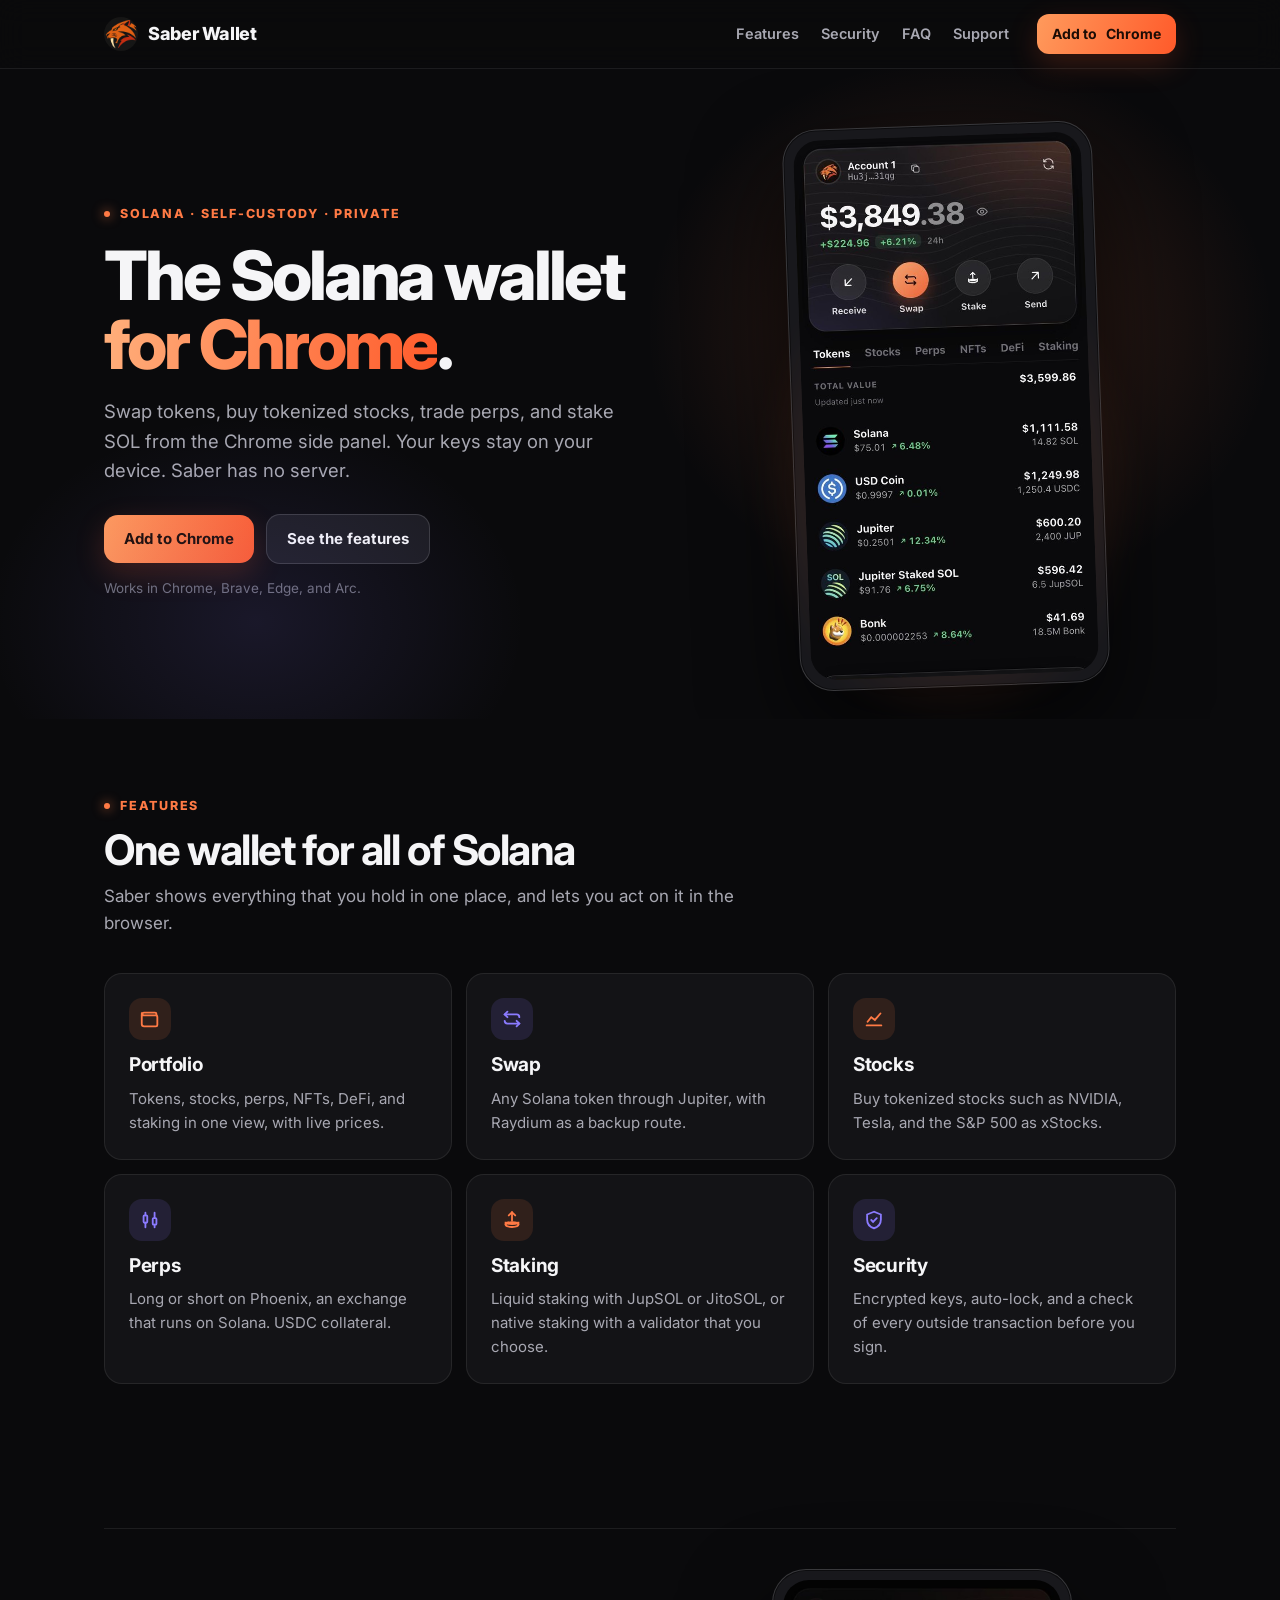
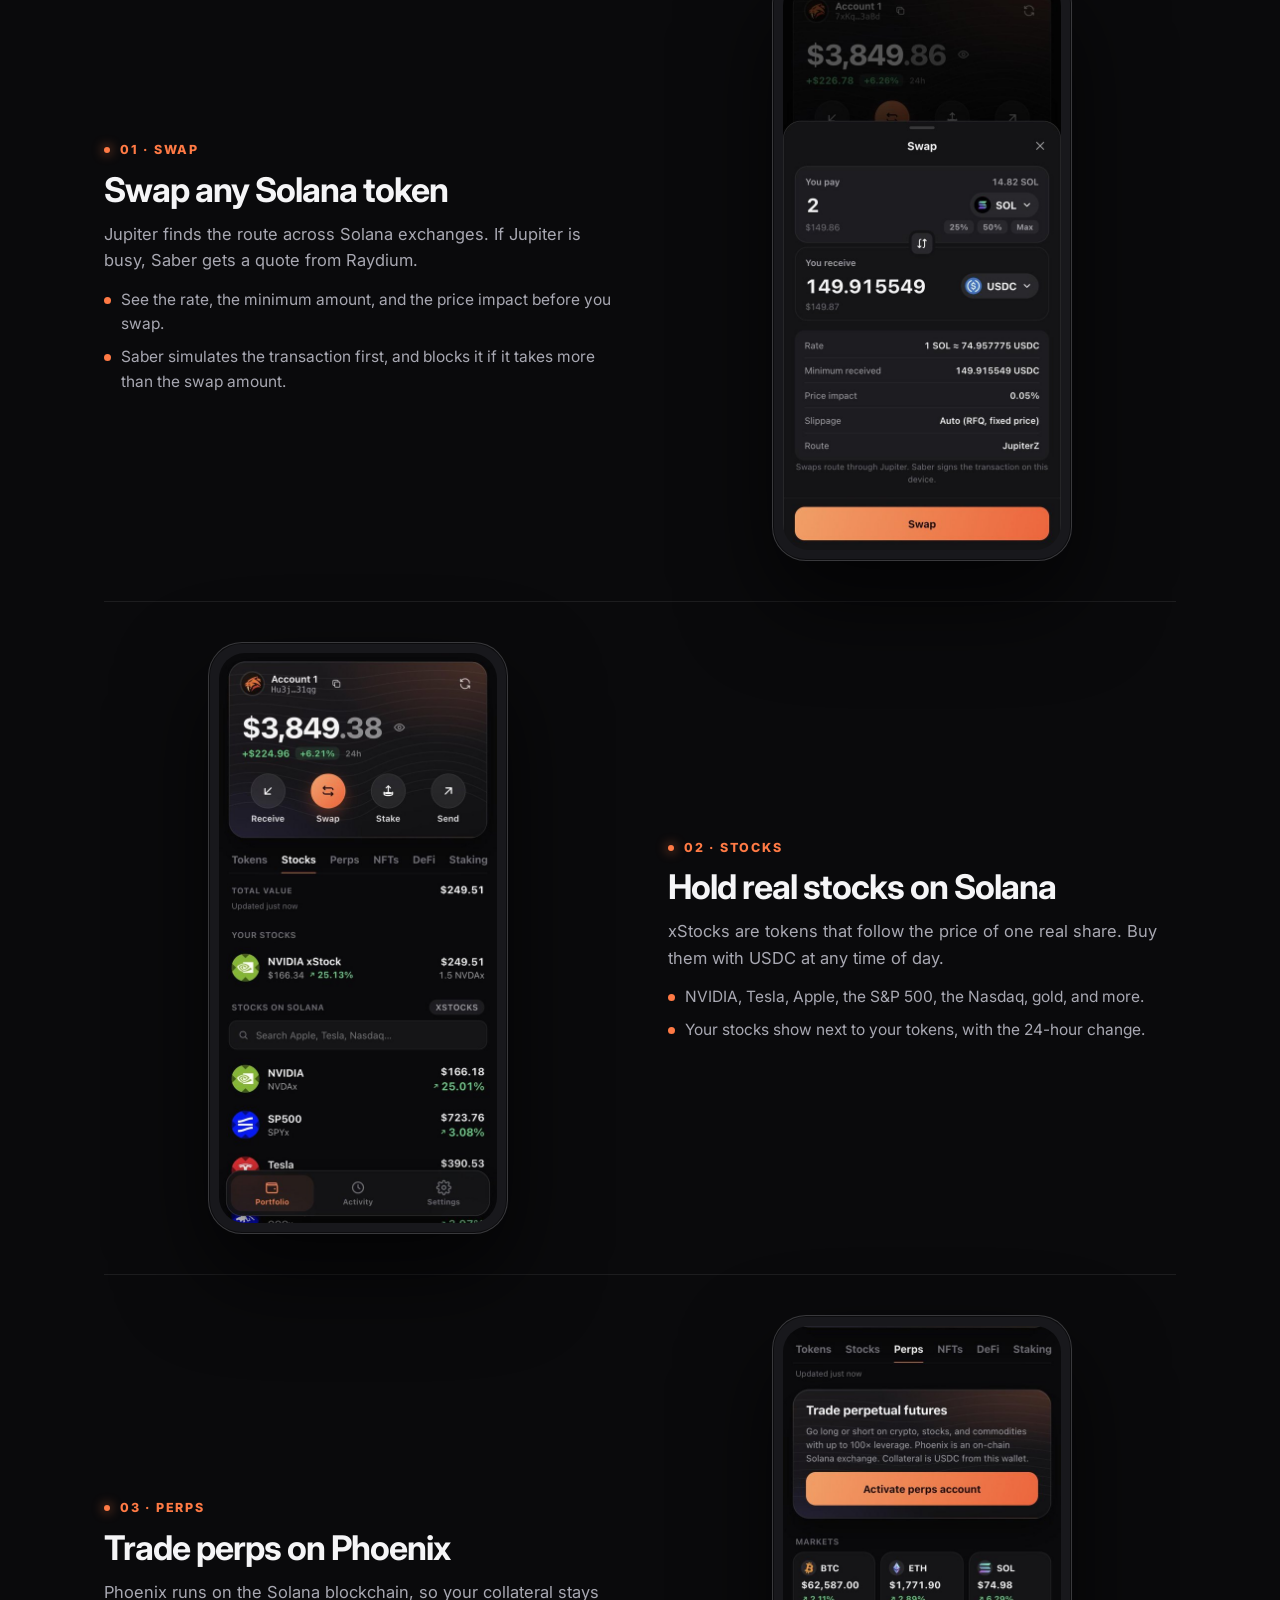
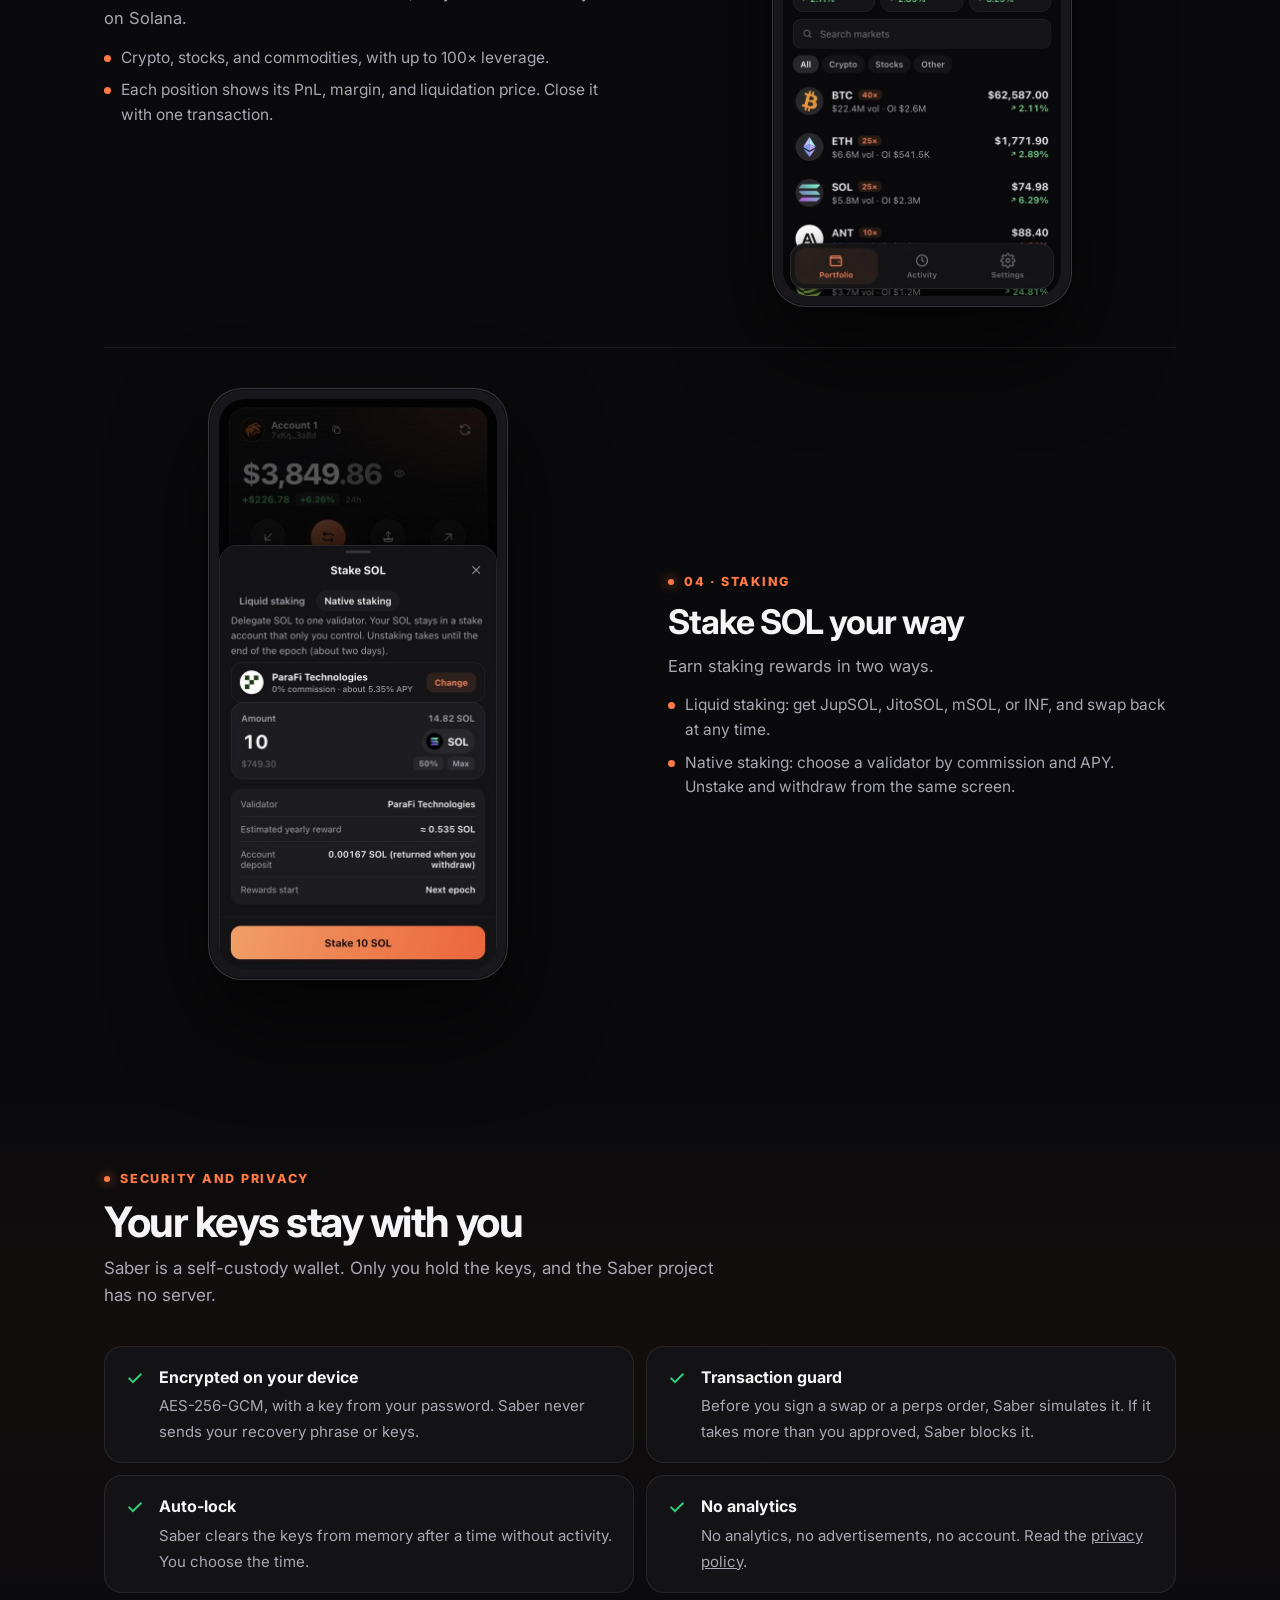
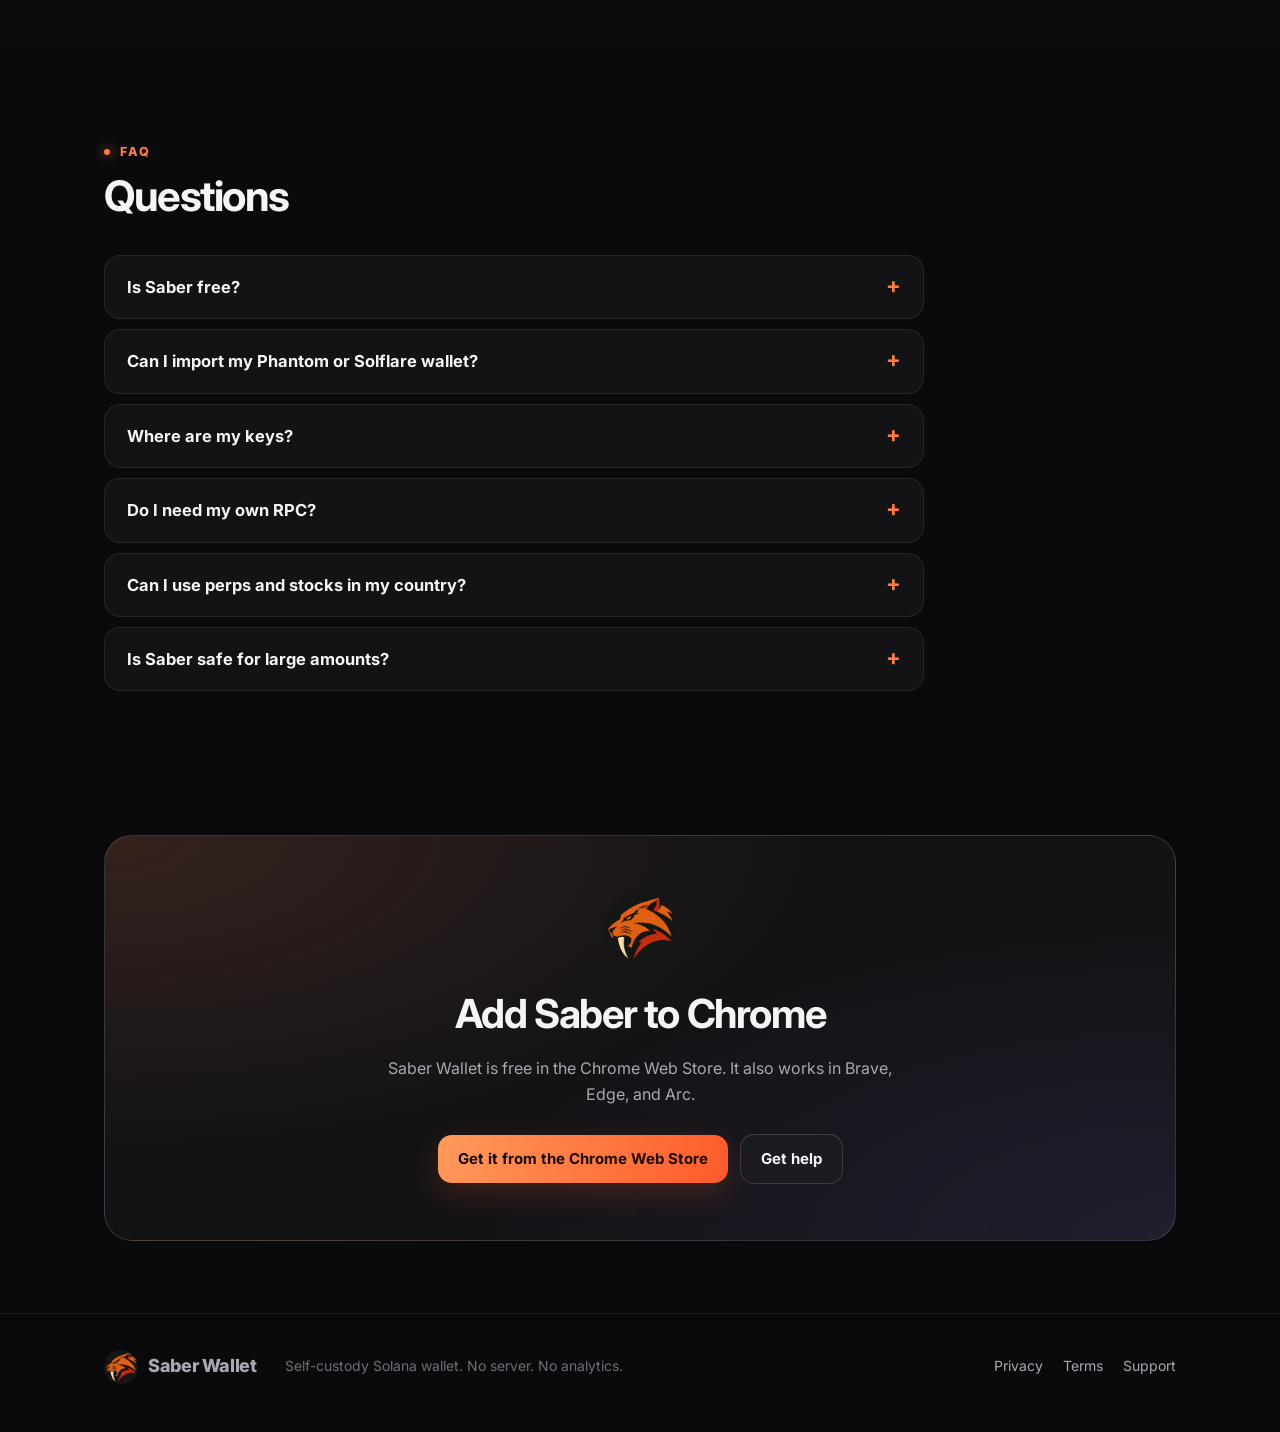
<file: index.html>
<!doctype html>
<html lang="en">
<head>
  <meta charset="utf-8">
  <meta name="viewport" content="width=device-width, initial-scale=1">
  <title>Saber Wallet: the Solana wallet for Chrome</title>
  <meta name="description" content="Saber Wallet is a self-custody Solana wallet for Chrome. Swap tokens, buy tokenized stocks, trade perps, and stake SOL. Your keys stay on your device.">
  <meta property="og:title" content="Saber Wallet">
  <meta property="og:description" content="The Solana wallet for Chrome. Swaps, stocks, perps, staking, NFTs, and DeFi. Your keys stay on your device.">
  <meta property="og:image" content="assets/og.jpg">
  <meta name="theme-color" content="#0a0a0c">
  <link rel="icon" href="assets/favicon.png">
  <link rel="preconnect" href="https://fonts.googleapis.com">
  <link rel="preconnect" href="https://fonts.gstatic.com" crossorigin>
  <link href="https://fonts.googleapis.com/css2?family=Inter:wght@400;500;600;700;800&display=swap" rel="stylesheet">
  <link rel="stylesheet" href="styles.css?v=2">
</head>
<body>
  <header class="site-header">
    <div class="wrap">
      <a class="brand" href="./"><img src="assets/logo.png" alt="">Saber Wallet</a>
      <nav class="nav">
        <a href="#features">Features</a>
        <a href="#security">Security</a>
        <a href="#faq">FAQ</a>
        <a href="support.html">Support</a>
      </nav>
      <a class="btn btn-primary btn-small" href="https://chromewebstore.google.com/detail/saber-wallet/phkifihgcjljipgfkjnjhlndjgdkkpgc" target="_blank" rel="noopener"><span class="label-long">Add to</span> Chrome</a>
    </div>
  </header>

  <main>
    <section class="hero">
      <div class="wrap">
        <div>
          <span class="kicker"><span class="dot"></span>Solana · Self-custody · Private</span>
          <h1>The Solana wallet <em>for Chrome</em>.</h1>
          <p class="lead">Swap tokens, buy tokenized stocks, trade perps, and stake SOL from the Chrome side panel. Your keys stay on your device. Saber has no server.</p>
          <div class="cta-row">
            <a class="btn btn-primary" href="https://chromewebstore.google.com/detail/saber-wallet/phkifihgcjljipgfkjnjhlndjgdkkpgc" target="_blank" rel="noopener">Add to Chrome</a>
            <a class="btn btn-ghost" href="#features">See the features</a>
          </div>
          <p class="fine">Works in Chrome, Brave, Edge, and Arc.</p>
        </div>
        <div class="device"><img src="assets/portfolio.jpg" alt="Saber Wallet portfolio with SOL, USDC, JUP, JupSOL, and BONK" width="560" height="1148"></div>
      </div>
    </section>

    <section id="features">
      <div class="wrap">
        <div class="section-head">
          <span class="kicker"><span class="dot"></span>Features</span>
          <h2>One wallet for all of Solana</h2>
          <p>Saber shows everything that you hold in one place, and lets you act on it in the browser.</p>
        </div>
        <div class="grid">
          <div class="card">
            <span class="icon"><svg width="22" height="22" viewBox="0 0 24 24" fill="none" stroke="currentColor" stroke-width="2" stroke-linecap="round"><path d="M3 7.5A2.5 2.5 0 0 1 5.5 5h12A1.5 1.5 0 0 1 19 6.5V8"/><path d="M3 7.5v10A2.5 2.5 0 0 0 5.5 20h13a1.5 1.5 0 0 0 1.5-1.5v-9A1.5 1.5 0 0 0 18.5 8H5.5A2.5 2.5 0 0 1 3 5.5"/></svg></span>
            <h3>Portfolio</h3>
            <p>Tokens, stocks, perps, NFTs, DeFi, and staking in one view, with live prices.</p>
          </div>
          <div class="card">
            <span class="icon"><svg width="22" height="22" viewBox="0 0 24 24" fill="none" stroke="currentColor" stroke-width="2" stroke-linecap="round"><path d="M7 4 4 7l3 3"/><path d="M4 7h13a3 3 0 0 1 3 3"/><path d="m17 20 3-3-3-3"/><path d="M20 17H7a3 3 0 0 1-3-3"/></svg></span>
            <h3>Swap</h3>
            <p>Any Solana token through Jupiter, with Raydium as a backup route.</p>
          </div>
          <div class="card">
            <span class="icon"><svg width="22" height="22" viewBox="0 0 24 24" fill="none" stroke="currentColor" stroke-width="2" stroke-linecap="round"><path d="M4 19h16"/><path d="m5 15 4-5 4 3 6-7"/></svg></span>
            <h3>Stocks</h3>
            <p>Buy tokenized stocks such as NVIDIA, Tesla, and the S&amp;P 500 as xStocks.</p>
          </div>
          <div class="card">
            <span class="icon"><svg width="22" height="22" viewBox="0 0 24 24" fill="none" stroke="currentColor" stroke-width="2" stroke-linecap="round"><path d="M7 4v3M7 15v5M17 4v6M17 17v3"/><rect x="5" y="7" width="4" height="8" rx="1"/><rect x="15" y="10" width="4" height="7" rx="1"/></svg></span>
            <h3>Perps</h3>
            <p>Long or short on Phoenix, an exchange that runs on Solana. USDC collateral.</p>
          </div>
          <div class="card">
            <span class="icon"><svg width="22" height="22" viewBox="0 0 24 24" fill="none" stroke="currentColor" stroke-width="2" stroke-linecap="round"><ellipse cx="12" cy="17" rx="7" ry="2.6"/><path d="M5 17v-3.2c0 1.4 3.1 2.6 7 2.6s7-1.2 7-2.6V17"/><path d="M12 12.5V3.5"/><path d="m8.5 7 3.5-3.5L15.5 7"/></svg></span>
            <h3>Staking</h3>
            <p>Liquid staking with JupSOL or JitoSOL, or native staking with a validator that you choose.</p>
          </div>
          <div class="card">
            <span class="icon"><svg width="22" height="22" viewBox="0 0 24 24" fill="none" stroke="currentColor" stroke-width="2" stroke-linecap="round"><path d="M12 3 4.5 6v5.5c0 4.5 3.2 8.2 7.5 9.5 4.3-1.3 7.5-5 7.5-9.5V6z"/><path d="m9 12 2 2 4-4"/></svg></span>
            <h3>Security</h3>
            <p>Encrypted keys, auto-lock, and a check of every outside transaction before you sign.</p>
          </div>
        </div>
      </div>
    </section>

    <section>
      <div class="wrap">
        <div class="row">
          <div>
            <span class="kicker"><span class="dot"></span>01 · Swap</span>
            <h3>Swap any Solana token</h3>
            <p>Jupiter finds the route across Solana exchanges. If Jupiter is busy, Saber gets a quote from Raydium.</p>
            <ul>
              <li>See the rate, the minimum amount, and the price impact before you swap.</li>
              <li>Saber simulates the transaction first, and blocks it if it takes more than the swap amount.</li>
            </ul>
          </div>
          <div class="row-media"><div class="device"><img src="assets/swap.jpg" alt="Swap 2 SOL for USDC" loading="lazy" width="560" height="1148"></div></div>
        </div>

        <div class="row">
          <div>
            <span class="kicker"><span class="dot"></span>02 · Stocks</span>
            <h3>Hold real stocks on Solana</h3>
            <p>xStocks are tokens that follow the price of one real share. Buy them with USDC at any time of day.</p>
            <ul>
              <li>NVIDIA, Tesla, Apple, the S&amp;P 500, the Nasdaq, gold, and more.</li>
              <li>Your stocks show next to your tokens, with the 24-hour change.</li>
            </ul>
          </div>
          <div class="row-media"><div class="device"><img src="assets/stocks.jpg" alt="Stocks tab with NVIDIA, S&amp;P 500, and Tesla" loading="lazy" width="560" height="1148"></div></div>
        </div>

        <div class="row">
          <div>
            <span class="kicker"><span class="dot"></span>03 · Perps</span>
            <h3>Trade perps on Phoenix</h3>
            <p>Phoenix runs on the Solana blockchain, so your collateral stays on Solana.</p>
            <ul>
              <li>Crypto, stocks, and commodities, with up to 100× leverage.</li>
              <li>Each position shows its PnL, margin, and liquidation price. Close it with one transaction.</li>
            </ul>
          </div>
          <div class="row-media"><div class="device"><img src="assets/perps.jpg" alt="Perps markets on Phoenix" loading="lazy" width="560" height="1148"></div></div>
        </div>

        <div class="row">
          <div>
            <span class="kicker"><span class="dot"></span>04 · Staking</span>
            <h3>Stake SOL your way</h3>
            <p>Earn staking rewards in two ways.</p>
            <ul>
              <li>Liquid staking: get JupSOL, JitoSOL, mSOL, or INF, and swap back at any time.</li>
              <li>Native staking: choose a validator by commission and APY. Unstake and withdraw from the same screen.</li>
            </ul>
          </div>
          <div class="row-media"><div class="device"><img src="assets/stake.jpg" alt="Native staking with a validator" loading="lazy" width="560" height="1148"></div></div>
        </div>
      </div>
    </section>

    <section id="security" class="security">
      <div class="wrap">
        <div class="section-head">
          <span class="kicker"><span class="dot"></span>Security and privacy</span>
          <h2>Your keys stay with you</h2>
          <p>Saber is a self-custody wallet. Only you hold the keys, and the Saber project has no server.</p>
        </div>
        <div class="checks">
          <div class="check"><svg width="20" height="20" viewBox="0 0 24 24" fill="none" stroke="currentColor" stroke-width="2.4" stroke-linecap="round"><path d="m5 12.5 4.5 4.5L19 7.5"/></svg><div><strong>Encrypted on your device</strong><span>AES-256-GCM, with a key from your password. Saber never sends your recovery phrase or keys.</span></div></div>
          <div class="check"><svg width="20" height="20" viewBox="0 0 24 24" fill="none" stroke="currentColor" stroke-width="2.4" stroke-linecap="round"><path d="m5 12.5 4.5 4.5L19 7.5"/></svg><div><strong>Transaction guard</strong><span>Before you sign a swap or a perps order, Saber simulates it. If it takes more than you approved, Saber blocks it.</span></div></div>
          <div class="check"><svg width="20" height="20" viewBox="0 0 24 24" fill="none" stroke="currentColor" stroke-width="2.4" stroke-linecap="round"><path d="m5 12.5 4.5 4.5L19 7.5"/></svg><div><strong>Auto-lock</strong><span>Saber clears the keys from memory after a time without activity. You choose the time.</span></div></div>
          <div class="check"><svg width="20" height="20" viewBox="0 0 24 24" fill="none" stroke="currentColor" stroke-width="2.4" stroke-linecap="round"><path d="m5 12.5 4.5 4.5L19 7.5"/></svg><div><strong>No analytics</strong><span>No analytics, no advertisements, no account. Read the <a href="privacy.html">privacy policy</a>.</span></div></div>
        </div>
      </div>
    </section>

    <section id="faq">
      <div class="wrap">
        <div class="section-head">
          <span class="kicker"><span class="dot"></span>FAQ</span>
          <h2>Questions</h2>
        </div>
        <div class="faq">
          <details>
            <summary>Is Saber free?</summary>
            <p>Yes. Saber does not charge a fee. You pay only the Solana network fees, and the fees of the exchange that you use, for example Jupiter or Phoenix.</p>
          </details>
          <details>
            <summary>Can I import my Phantom or Solflare wallet?</summary>
            <p>Yes. Import your recovery phrase to see the same accounts. You can also import one private key from Phantom, Solflare, or Backpack.</p>
          </details>
          <details>
            <summary>Where are my keys?</summary>
            <p>On your computer only, encrypted with your password. If you lose the password and the recovery phrase, nobody can restore the wallet. Keep the recovery phrase offline.</p>
          </details>
          <details>
            <summary>Do I need my own RPC?</summary>
            <p>No. Saber works with free public services. If you add a free key from a provider such as Helius, Saber loads data faster and shows more NFTs.</p>
          </details>
          <details>
            <summary>Can I use perps and stocks in my country?</summary>
            <p>Phoenix perps are not available in the United States or in sanctioned regions. xStocks are not available to US persons. Check the rules in your country before you trade.</p>
          </details>
          <details>
            <summary>Is Saber safe for large amounts?</summary>
            <p>Saber is new software. Use it for amounts that you can afford to lose, and keep large amounts in a hardware wallet.</p>
          </details>
        </div>
      </div>
    </section>

    <section id="install" class="install">
      <div class="wrap">
        <div class="panel">
          <img src="assets/logo.png" alt="">
          <h2>Add Saber to Chrome</h2>
          <p>Saber Wallet is free in the Chrome Web Store. It also works in Brave, Edge, and Arc.</p>
          <div class="cta-row">
            <a class="btn btn-primary" href="https://chromewebstore.google.com/detail/saber-wallet/phkifihgcjljipgfkjnjhlndjgdkkpgc" target="_blank" rel="noopener">Get it from the Chrome Web Store</a>
            <a class="btn btn-ghost" href="support.html">Get help</a>
          </div>
        </div>
      </div>
    </section>
  </main>

  <footer class="site-footer">
    <div class="wrap">
      <a class="brand" href="./"><img src="assets/logo.png" alt="">Saber Wallet</a>
      <span>Self-custody Solana wallet. No server. No analytics.</span>
      <nav>
        <a href="privacy.html">Privacy</a>
        <a href="terms.html">Terms</a>
        <a href="support.html">Support</a>
      </nav>
    </div>
  </footer>
</body>
</html>
</file>
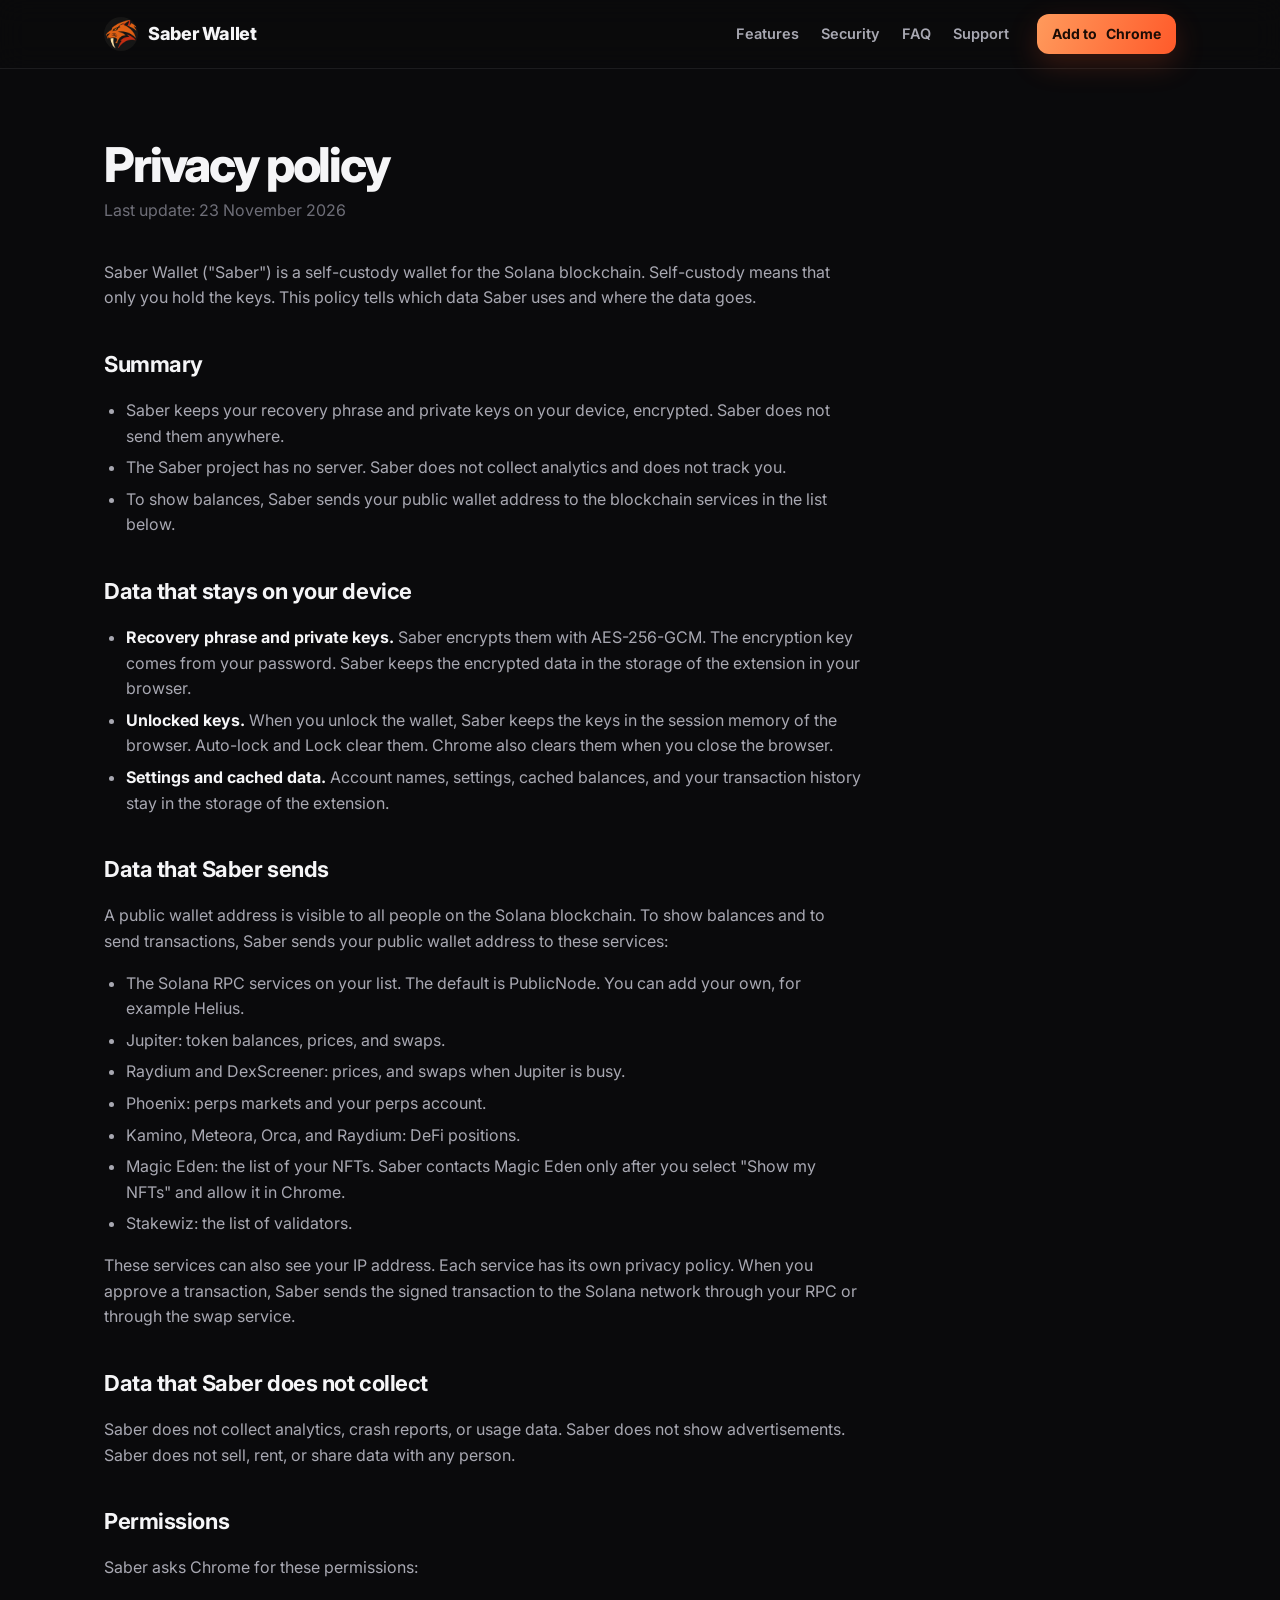
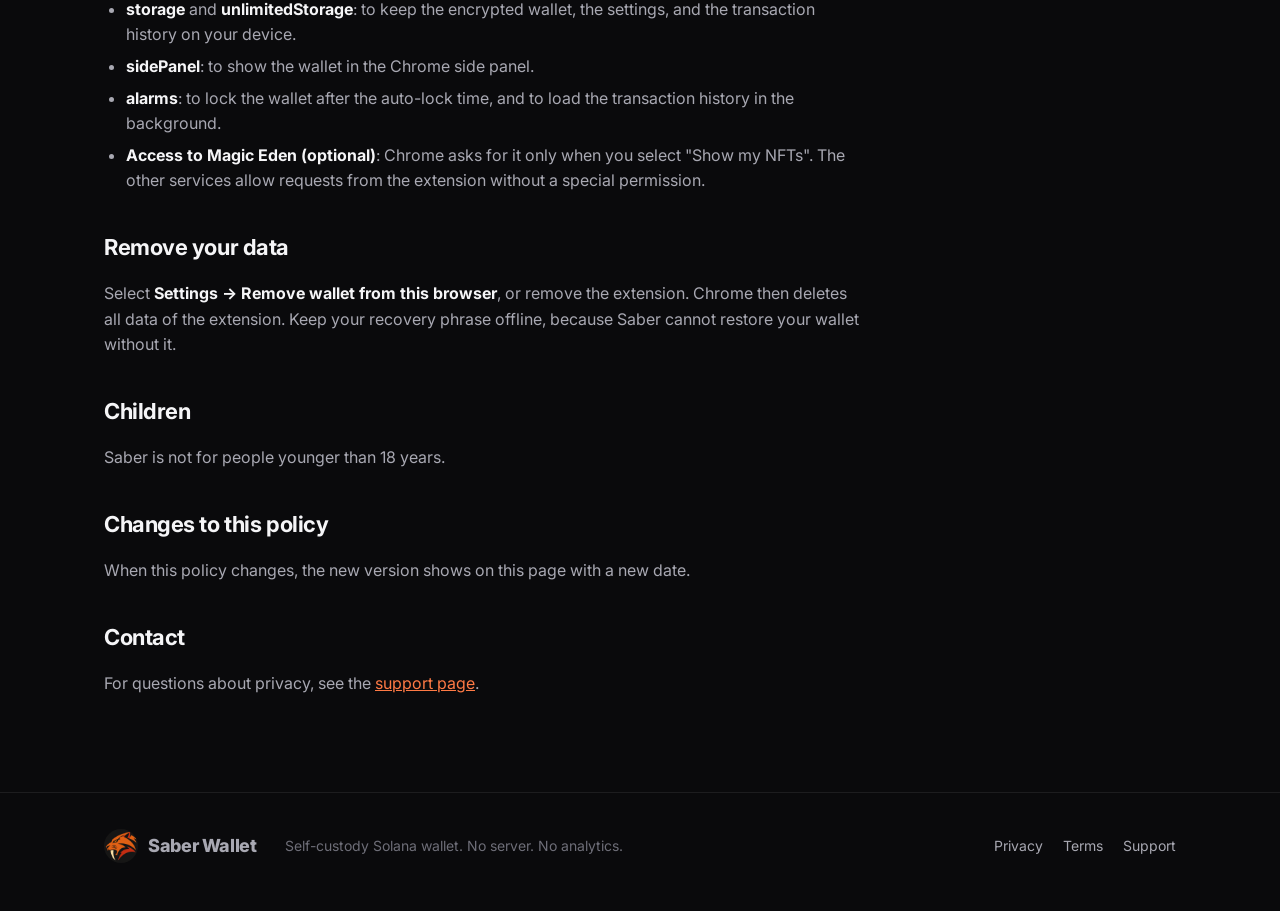
<file: privacy.html>
<!doctype html>
<html lang="en">
<head>
  <meta charset="utf-8">
  <meta name="viewport" content="width=device-width, initial-scale=1">
  <title>Privacy policy · Saber Wallet</title>
  <meta name="description" content="How Saber Wallet uses data. Keys stay on your device. No server, no analytics.">
  <meta name="theme-color" content="#0a0a0c">
  <link rel="icon" href="assets/favicon.png">
  <link rel="preconnect" href="https://fonts.googleapis.com">
  <link rel="preconnect" href="https://fonts.gstatic.com" crossorigin>
  <link href="https://fonts.googleapis.com/css2?family=Inter:wght@400;500;600;700;800&display=swap" rel="stylesheet">
  <link rel="stylesheet" href="styles.css?v=2">
</head>
<body>
  <header class="site-header">
    <div class="wrap">
      <a class="brand" href="./"><img src="assets/logo.png" alt="">Saber Wallet</a>
      <nav class="nav">
        <a href="./#features">Features</a>
        <a href="./#security">Security</a>
        <a href="./#faq">FAQ</a>
        <a href="support.html">Support</a>
      </nav>
      <a class="btn btn-primary btn-small" href="https://chromewebstore.google.com/detail/saber-wallet/phkifihgcjljipgfkjnjhlndjgdkkpgc" target="_blank" rel="noopener"><span class="label-long">Add to</span> Chrome</a>
    </div>
  </header>

  <main class="wrap">
    <article class="doc">
      <h1>Privacy policy</h1>
      <p class="updated">Last update: 23 November 2026</p>

      <p>Saber Wallet ("Saber") is a self-custody wallet for the Solana blockchain. Self-custody means that only you hold the keys. This policy tells which data Saber uses and where the data goes.</p>

      <h2>Summary</h2>
      <ul>
        <li>Saber keeps your recovery phrase and private keys on your device, encrypted. Saber does not send them anywhere.</li>
        <li>The Saber project has no server. Saber does not collect analytics and does not track you.</li>
        <li>To show balances, Saber sends your public wallet address to the blockchain services in the list below.</li>
      </ul>

      <h2>Data that stays on your device</h2>
      <ul>
        <li><strong>Recovery phrase and private keys.</strong> Saber encrypts them with AES-256-GCM. The encryption key comes from your password. Saber keeps the encrypted data in the storage of the extension in your browser.</li>
        <li><strong>Unlocked keys.</strong> When you unlock the wallet, Saber keeps the keys in the session memory of the browser. Auto-lock and Lock clear them. Chrome also clears them when you close the browser.</li>
        <li><strong>Settings and cached data.</strong> Account names, settings, cached balances, and your transaction history stay in the storage of the extension.</li>
      </ul>

      <h2>Data that Saber sends</h2>
      <p>A public wallet address is visible to all people on the Solana blockchain. To show balances and to send transactions, Saber sends your public wallet address to these services:</p>
      <ul>
        <li>The Solana RPC services on your list. The default is PublicNode. You can add your own, for example Helius.</li>
        <li>Jupiter: token balances, prices, and swaps.</li>
        <li>Raydium and DexScreener: prices, and swaps when Jupiter is busy.</li>
        <li>Phoenix: perps markets and your perps account.</li>
        <li>Kamino, Meteora, Orca, and Raydium: DeFi positions.</li>
        <li>Magic Eden: the list of your NFTs. Saber contacts Magic Eden only after you select "Show my NFTs" and allow it in Chrome.</li>
        <li>Stakewiz: the list of validators.</li>
      </ul>
      <p>These services can also see your IP address. Each service has its own privacy policy. When you approve a transaction, Saber sends the signed transaction to the Solana network through your RPC or through the swap service.</p>

      <h2>Data that Saber does not collect</h2>
      <p>Saber does not collect analytics, crash reports, or usage data. Saber does not show advertisements. Saber does not sell, rent, or share data with any person.</p>

      <h2>Permissions</h2>
      <p>Saber asks Chrome for these permissions:</p>
      <ul>
        <li><strong>storage</strong> and <strong>unlimitedStorage</strong>: to keep the encrypted wallet, the settings, and the transaction history on your device.</li>
        <li><strong>sidePanel</strong>: to show the wallet in the Chrome side panel.</li>
        <li><strong>alarms</strong>: to lock the wallet after the auto-lock time, and to load the transaction history in the background.</li>
        <li><strong>Access to Magic Eden (optional)</strong>: Chrome asks for it only when you select "Show my NFTs". The other services allow requests from the extension without a special permission.</li>
      </ul>

      <h2>Remove your data</h2>
      <p>Select <strong>Settings → Remove wallet from this browser</strong>, or remove the extension. Chrome then deletes all data of the extension. Keep your recovery phrase offline, because Saber cannot restore your wallet without it.</p>

      <h2>Children</h2>
      <p>Saber is not for people younger than 18 years.</p>

      <h2>Changes to this policy</h2>
      <p>When this policy changes, the new version shows on this page with a new date.</p>

      <h2>Contact</h2>
      <p>For questions about privacy, see the <a href="support.html">support page</a>.</p>
    </article>
  </main>

  <footer class="site-footer">
    <div class="wrap">
      <a class="brand" href="./"><img src="assets/logo.png" alt="">Saber Wallet</a>
      <span>Self-custody Solana wallet. No server. No analytics.</span>
      <nav>
        <a href="privacy.html">Privacy</a>
        <a href="terms.html">Terms</a>
        <a href="support.html">Support</a>
      </nav>
    </div>
  </footer>
</body>
</html>
</file>
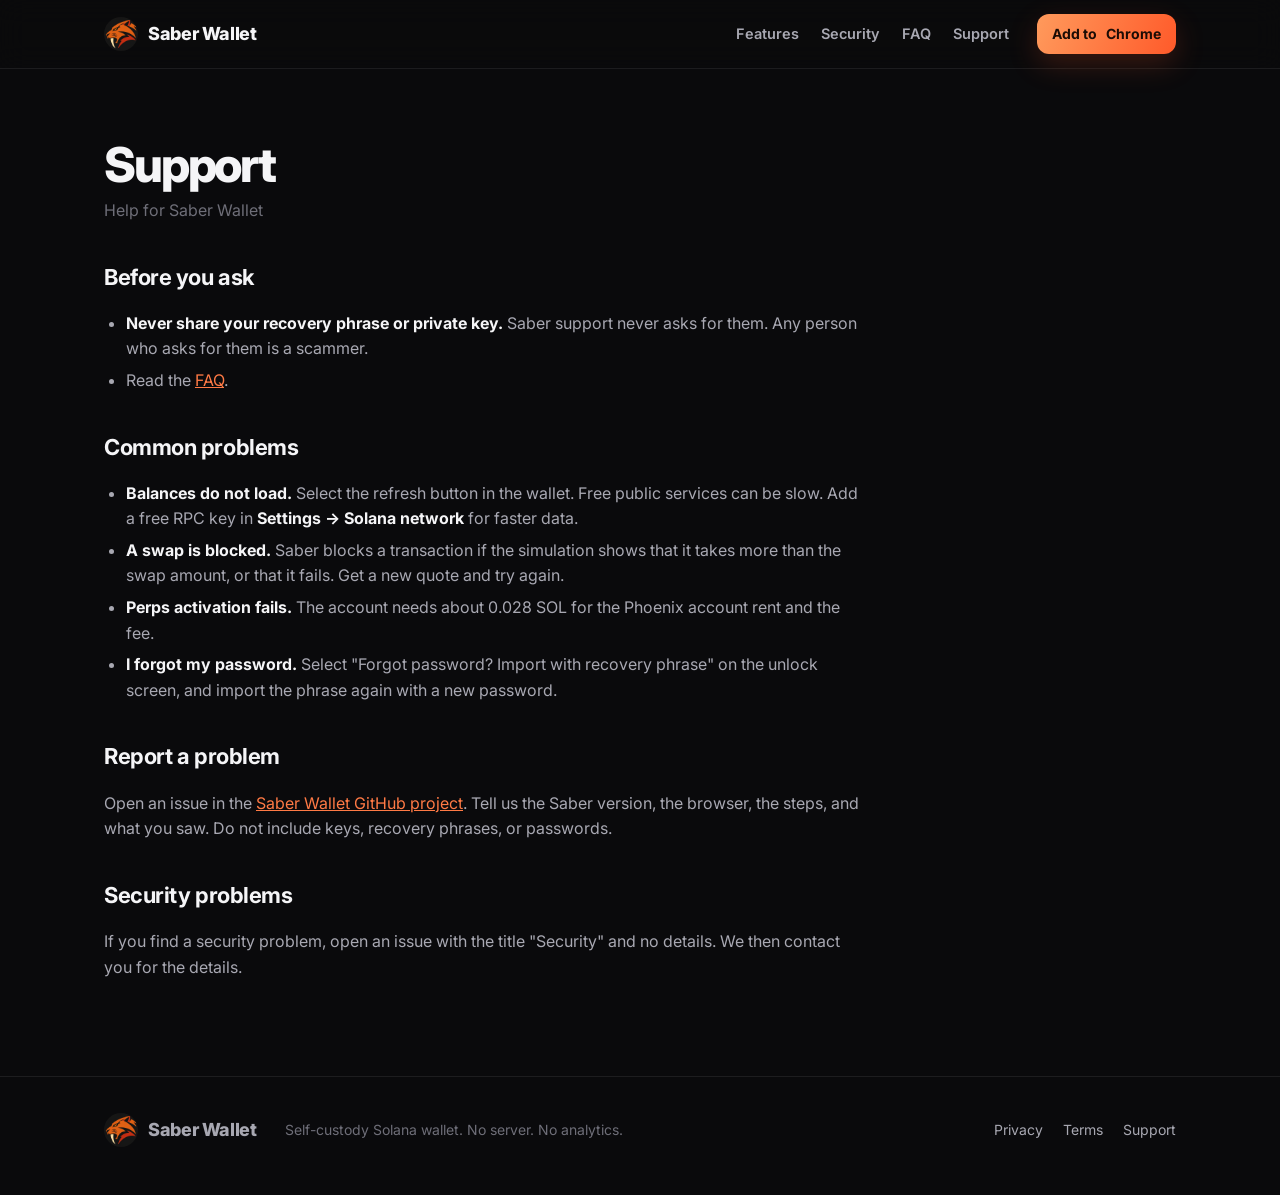
<file: support.html>
<!doctype html>
<html lang="en">
<head>
  <meta charset="utf-8">
  <meta name="viewport" content="width=device-width, initial-scale=1">
  <title>Support · Saber Wallet</title>
  <meta name="description" content="Get help with Saber Wallet, the self-custody Solana wallet for Chrome.">
  <meta name="theme-color" content="#0a0a0c">
  <link rel="icon" href="assets/favicon.png">
  <link rel="preconnect" href="https://fonts.googleapis.com">
  <link rel="preconnect" href="https://fonts.gstatic.com" crossorigin>
  <link href="https://fonts.googleapis.com/css2?family=Inter:wght@400;500;600;700;800&display=swap" rel="stylesheet">
  <link rel="stylesheet" href="styles.css?v=2">
</head>
<body>
  <header class="site-header">
    <div class="wrap">
      <a class="brand" href="./"><img src="assets/logo.png" alt="">Saber Wallet</a>
      <nav class="nav">
        <a href="./#features">Features</a>
        <a href="./#security">Security</a>
        <a href="./#faq">FAQ</a>
        <a href="support.html">Support</a>
      </nav>
      <a class="btn btn-primary btn-small" href="https://chromewebstore.google.com/detail/saber-wallet/phkifihgcjljipgfkjnjhlndjgdkkpgc" target="_blank" rel="noopener"><span class="label-long">Add to</span> Chrome</a>
    </div>
  </header>

  <main class="wrap">
    <article class="doc">
      <h1>Support</h1>
      <p class="updated">Help for Saber Wallet</p>

      <h2>Before you ask</h2>
      <ul>
        <li><strong>Never share your recovery phrase or private key.</strong> Saber support never asks for them. Any person who asks for them is a scammer.</li>
        <li>Read the <a href="./#faq">FAQ</a>.</li>
      </ul>

      <h2>Common problems</h2>
      <ul>
        <li><strong>Balances do not load.</strong> Select the refresh button in the wallet. Free public services can be slow. Add a free RPC key in <strong>Settings → Solana network</strong> for faster data.</li>
        <li><strong>A swap is blocked.</strong> Saber blocks a transaction if the simulation shows that it takes more than the swap amount, or that it fails. Get a new quote and try again.</li>
        <li><strong>Perps activation fails.</strong> The account needs about 0.028 SOL for the Phoenix account rent and the fee.</li>
        <li><strong>I forgot my password.</strong> Select "Forgot password? Import with recovery phrase" on the unlock screen, and import the phrase again with a new password.</li>
      </ul>

      <h2>Report a problem</h2>
      <p>Open an issue in the <a href="https://github.com/0xCardiE/saberwallet/issues">Saber Wallet GitHub project</a>. Tell us the Saber version, the browser, the steps, and what you saw. Do not include keys, recovery phrases, or passwords.</p>

      <h2>Security problems</h2>
      <p>If you find a security problem, open an issue with the title "Security" and no details. We then contact you for the details.</p>
    </article>
  </main>

  <footer class="site-footer">
    <div class="wrap">
      <a class="brand" href="./"><img src="assets/logo.png" alt="">Saber Wallet</a>
      <span>Self-custody Solana wallet. No server. No analytics.</span>
      <nav>
        <a href="privacy.html">Privacy</a>
        <a href="terms.html">Terms</a>
        <a href="support.html">Support</a>
      </nav>
    </div>
  </footer>
</body>
</html>
</file>
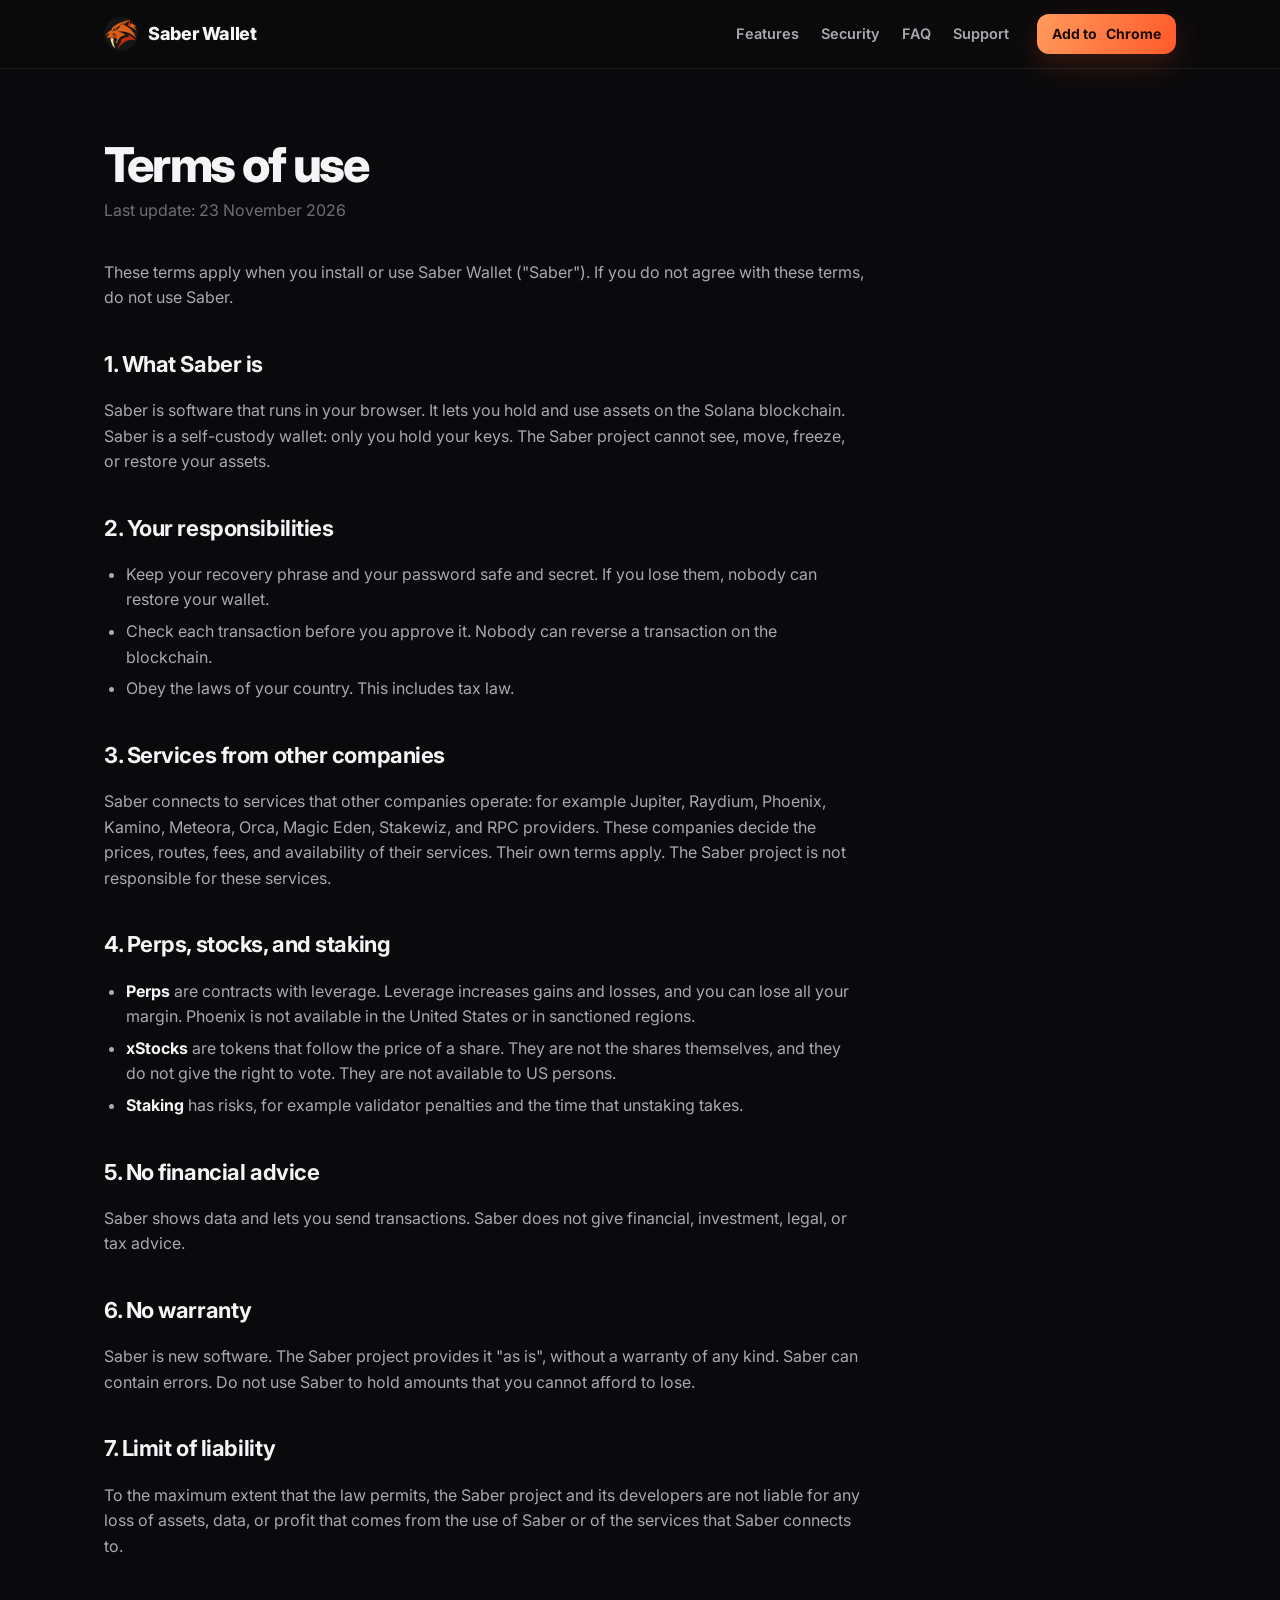
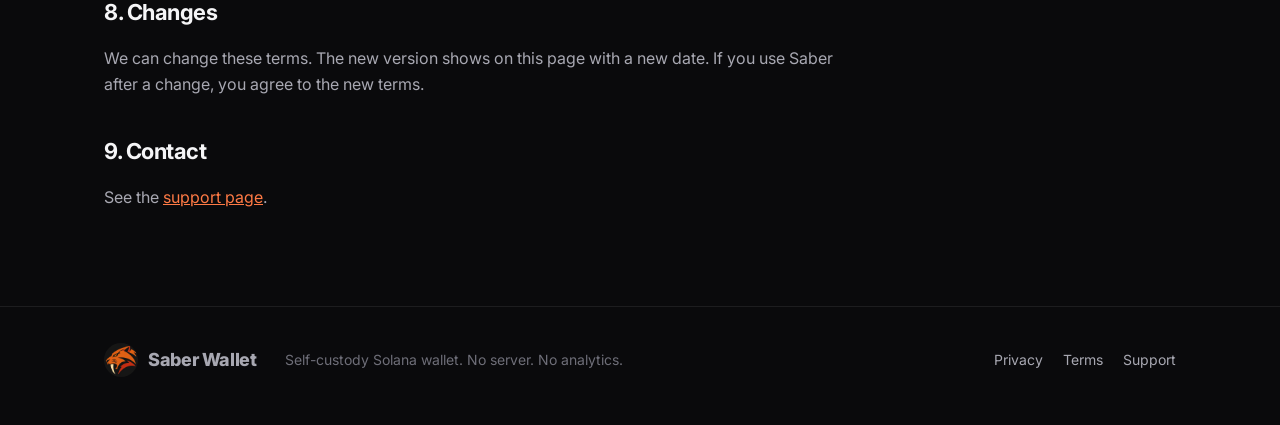
<file: terms.html>
<!doctype html>
<html lang="en">
<head>
  <meta charset="utf-8">
  <meta name="viewport" content="width=device-width, initial-scale=1">
  <title>Terms of use · Saber Wallet</title>
  <meta name="description" content="Terms of use for Saber Wallet, a self-custody Solana wallet.">
  <meta name="theme-color" content="#0a0a0c">
  <link rel="icon" href="assets/favicon.png">
  <link rel="preconnect" href="https://fonts.googleapis.com">
  <link rel="preconnect" href="https://fonts.gstatic.com" crossorigin>
  <link href="https://fonts.googleapis.com/css2?family=Inter:wght@400;500;600;700;800&display=swap" rel="stylesheet">
  <link rel="stylesheet" href="styles.css?v=2">
</head>
<body>
  <header class="site-header">
    <div class="wrap">
      <a class="brand" href="./"><img src="assets/logo.png" alt="">Saber Wallet</a>
      <nav class="nav">
        <a href="./#features">Features</a>
        <a href="./#security">Security</a>
        <a href="./#faq">FAQ</a>
        <a href="support.html">Support</a>
      </nav>
      <a class="btn btn-primary btn-small" href="https://chromewebstore.google.com/detail/saber-wallet/phkifihgcjljipgfkjnjhlndjgdkkpgc" target="_blank" rel="noopener"><span class="label-long">Add to</span> Chrome</a>
    </div>
  </header>

  <main class="wrap">
    <article class="doc">
      <h1>Terms of use</h1>
      <p class="updated">Last update: 23 November 2026</p>

      <p>These terms apply when you install or use Saber Wallet ("Saber"). If you do not agree with these terms, do not use Saber.</p>

      <h2>1. What Saber is</h2>
      <p>Saber is software that runs in your browser. It lets you hold and use assets on the Solana blockchain. Saber is a self-custody wallet: only you hold your keys. The Saber project cannot see, move, freeze, or restore your assets.</p>

      <h2>2. Your responsibilities</h2>
      <ul>
        <li>Keep your recovery phrase and your password safe and secret. If you lose them, nobody can restore your wallet.</li>
        <li>Check each transaction before you approve it. Nobody can reverse a transaction on the blockchain.</li>
        <li>Obey the laws of your country. This includes tax law.</li>
      </ul>

      <h2>3. Services from other companies</h2>
      <p>Saber connects to services that other companies operate: for example Jupiter, Raydium, Phoenix, Kamino, Meteora, Orca, Magic Eden, Stakewiz, and RPC providers. These companies decide the prices, routes, fees, and availability of their services. Their own terms apply. The Saber project is not responsible for these services.</p>

      <h2>4. Perps, stocks, and staking</h2>
      <ul>
        <li><strong>Perps</strong> are contracts with leverage. Leverage increases gains and losses, and you can lose all your margin. Phoenix is not available in the United States or in sanctioned regions.</li>
        <li><strong>xStocks</strong> are tokens that follow the price of a share. They are not the shares themselves, and they do not give the right to vote. They are not available to US persons.</li>
        <li><strong>Staking</strong> has risks, for example validator penalties and the time that unstaking takes.</li>
      </ul>

      <h2>5. No financial advice</h2>
      <p>Saber shows data and lets you send transactions. Saber does not give financial, investment, legal, or tax advice.</p>

      <h2>6. No warranty</h2>
      <p>Saber is new software. The Saber project provides it "as is", without a warranty of any kind. Saber can contain errors. Do not use Saber to hold amounts that you cannot afford to lose.</p>

      <h2>7. Limit of liability</h2>
      <p>To the maximum extent that the law permits, the Saber project and its developers are not liable for any loss of assets, data, or profit that comes from the use of Saber or of the services that Saber connects to.</p>

      <h2>8. Changes</h2>
      <p>We can change these terms. The new version shows on this page with a new date. If you use Saber after a change, you agree to the new terms.</p>

      <h2>9. Contact</h2>
      <p>See the <a href="support.html">support page</a>.</p>
    </article>
  </main>

  <footer class="site-footer">
    <div class="wrap">
      <a class="brand" href="./"><img src="assets/logo.png" alt="">Saber Wallet</a>
      <span>Self-custody Solana wallet. No server. No analytics.</span>
      <nav>
        <a href="privacy.html">Privacy</a>
        <a href="terms.html">Terms</a>
        <a href="support.html">Support</a>
      </nav>
    </div>
  </footer>
</body>
</html>
</file>
<file: styles.css>
/* Saber Wallet website. Same palette as the extension: near-black, orange accent, soft violet. */
:root {
  --bg: #0a0a0c;
  --surface: #131316;
  --surface-2: #1b1b20;
  --line: #ffffff14;
  --line-strong: #ffffff24;
  --text: #f5f5f7;
  --text-2: #a8a8b2;
  --text-3: #6e6e78;
  --accent: #ff7a45;
  --accent-2: #ff5a2a;
  --violet: #8b7bff;
  --up: #2fd17c;
  --radius: 18px;
  --max: 1120px;
  color-scheme: dark;
}

* { box-sizing: border-box; }
html { scroll-behavior: smooth; }
body {
  margin: 0;
  background: var(--bg);
  color: var(--text);
  font: 16px/1.6 "Inter", system-ui, -apple-system, "Segoe UI", sans-serif;
  -webkit-font-smoothing: antialiased;
}
a { color: inherit; }
img { max-width: 100%; display: block; }
.wrap { max-width: var(--max); margin: 0 auto; padding: 0 24px; }

/* Header */
.site-header { position: sticky; top: 0; z-index: 10; backdrop-filter: blur(14px); background: #0a0a0ccc; border-bottom: 1px solid var(--line); }
.site-header .wrap { display: flex; align-items: center; gap: 28px; height: 68px; }
.brand { display: flex; align-items: center; gap: 10px; text-decoration: none; font-weight: 800; font-size: 18px; letter-spacing: -0.02em; }
.brand img { width: 34px; height: 34px; border-radius: 50%; }
.nav { display: flex; gap: 22px; margin-left: auto; }
.nav a { color: var(--text-2); text-decoration: none; font-size: 14.5px; font-weight: 600; }
.nav a:hover { color: var(--text); }
.btn { display: inline-flex; align-items: center; gap: 9px; padding: 12px 20px; border-radius: 14px; font-weight: 700; font-size: 15px; text-decoration: none; border: 0; cursor: pointer; }
.btn-primary { color: #1c0c05; background: linear-gradient(110deg, #ff9a5c, var(--accent-2)); box-shadow: 0 10px 30px #ff5a2a33; }
.btn-primary:hover { filter: brightness(1.06); }
.btn-ghost { color: var(--text); background: var(--surface-2); border: 1px solid var(--line-strong); }
.btn-small { padding: 9px 15px; font-size: 14px; border-radius: 12px; }
.soon { font-size: 11px; font-weight: 700; padding: 2px 7px; border-radius: 99px; background: #1c0c0533; }

/* Hero */
.hero { position: relative; overflow: hidden; padding: 56px 0 32px; }
.hero::before { content: ""; position: absolute; inset: -20% -10% auto auto; width: 70%; height: 120%; background: radial-gradient(closest-side, #ff7a4530, transparent 70%); pointer-events: none; }
.hero::after { content: ""; position: absolute; inset: auto auto -30% -10%; width: 60%; height: 90%; background: radial-gradient(closest-side, #8b7bff1f, transparent 70%); pointer-events: none; }
.hero .wrap { position: relative; display: grid; grid-template-columns: 1.1fr 0.9fr; gap: 48px; align-items: center; }
.kicker { display: inline-flex; gap: 10px; align-items: center; color: var(--accent); font-size: 12.5px; font-weight: 800; letter-spacing: 0.14em; text-transform: uppercase; }
.kicker .dot { width: 6px; height: 6px; border-radius: 50%; background: var(--accent); box-shadow: 0 0 12px var(--accent); }
h1 { margin: 16px 0 18px; font-size: clamp(40px, 6vw, 68px); line-height: 1.02; letter-spacing: -0.045em; font-weight: 800; }
h1 em { font-style: normal; background: linear-gradient(100deg, #ffb07c, var(--accent-2)); -webkit-background-clip: text; background-clip: text; color: transparent; }
.lead { color: var(--text-2); font-size: 18.5px; max-width: 540px; margin: 0 0 28px; }
.cta-row { display: flex; flex-wrap: wrap; gap: 12px; align-items: center; }
.fine { color: var(--text-3); font-size: 13.5px; margin-top: 14px; }

/* Device frame around an app capture */
.device { position: relative; width: min(340px, 100%); margin: 0 auto; border-radius: 34px; padding: 10px; background: #18181c; border: 1px solid var(--line-strong); box-shadow: 0 40px 90px #000a, 0 0 0 1px #00000080 inset; }
.device img { width: 100%; height: auto; border-radius: 26px; }
.hero .device { width: min(310px, 100%); transform: rotate(-2deg); }
.hero .device img { height: 540px; object-fit: cover; object-position: top; }
.hero .device::after { content: ""; position: absolute; inset: 20% -12% -8% -12%; z-index: -1; background: radial-gradient(closest-side, #ff7a4544, transparent); filter: blur(10px); }

/* Sections */
section { padding: 72px 0; }
.section-head { max-width: 640px; margin-bottom: 36px; }
.section-head h2 { margin: 10px 0 10px; font-size: clamp(30px, 4vw, 42px); line-height: 1.1; letter-spacing: -0.035em; }
.section-head p { margin: 0; color: var(--text-2); font-size: 17px; }

/* Feature grid */
.grid { display: grid; grid-template-columns: repeat(3, 1fr); gap: 14px; }
.card { padding: 24px; border-radius: var(--radius); background: var(--surface); border: 1px solid var(--line); }
.card .num { color: var(--accent); font-size: 12px; font-weight: 800; letter-spacing: 0.12em; }
.card h3 { margin: 10px 0 6px; font-size: 19px; letter-spacing: -0.015em; }
.card p { margin: 0; color: var(--text-2); font-size: 15px; }
.icon { display: grid; place-items: center; width: 42px; height: 42px; border-radius: 13px; background: #ff7a451f; color: var(--accent); }
.card:nth-child(even) .icon { background: #8b7bff22; color: var(--violet); }

/* Feature rows */
.row { display: grid; grid-template-columns: 1fr 1fr; gap: 56px; align-items: center; padding: 40px 0; border-top: 1px solid var(--line); }
.row:nth-child(even) .row-media { order: -1; }
.row h3 { margin: 10px 0 12px; font-size: clamp(26px, 3.2vw, 34px); line-height: 1.12; letter-spacing: -0.03em; }
.row p { color: var(--text-2); margin: 0 0 14px; font-size: 16.5px; }
.row ul { margin: 0; padding: 0; list-style: none; display: grid; gap: 8px; }
.row li { display: flex; gap: 10px; color: var(--text-2); font-size: 15.5px; }
.row li::before { content: ""; flex: none; width: 7px; height: 7px; margin-top: 9px; border-radius: 50%; background: var(--accent); }
.row-media .device { width: min(300px, 100%); }

/* Security */
.security { background: linear-gradient(180deg, transparent, #ff7a450a 40%, transparent); }
.checks { display: grid; grid-template-columns: repeat(2, 1fr); gap: 12px; }
.check { display: flex; gap: 14px; padding: 18px 20px; border-radius: var(--radius); background: var(--surface); border: 1px solid var(--line); }
.check svg { flex: none; color: var(--up); margin-top: 3px; }
.check strong { display: block; margin-bottom: 3px; }
.check span { color: var(--text-2); font-size: 15px; }

/* FAQ */
.faq { display: grid; gap: 10px; max-width: 820px; }
.faq details { border-radius: 16px; background: var(--surface); border: 1px solid var(--line); }
.faq summary { cursor: pointer; list-style: none; padding: 18px 22px; font-weight: 700; font-size: 16.5px; display: flex; justify-content: space-between; gap: 16px; }
.faq summary::-webkit-details-marker { display: none; }
.faq summary::after { content: "+"; color: var(--accent); font-size: 22px; line-height: 1; }
.faq details[open] summary::after { content: "−"; }
.faq details p { margin: 0; padding: 0 22px 18px; color: var(--text-2); }

/* Install */
.install { text-align: center; }
.install .panel { padding: 56px 28px; border-radius: 28px; background: radial-gradient(120% 140% at 0% 0%, #ff7a4526, transparent 55%), radial-gradient(120% 140% at 100% 100%, #8b7bff1c, transparent 55%), var(--surface); border: 1px solid var(--line-strong); }
.install img { width: 72px; height: 72px; border-radius: 50%; margin: 0 auto 18px; }
.install h2 { margin: 0 0 10px; font-size: clamp(28px, 4vw, 40px); letter-spacing: -0.035em; }
.install p { color: var(--text-2); margin: 0 auto 26px; max-width: 520px; }
.install .cta-row { justify-content: center; }

/* Footer */
.site-footer { border-top: 1px solid var(--line); padding: 36px 0 48px; color: var(--text-3); font-size: 14px; }
.site-footer .wrap { display: flex; flex-wrap: wrap; gap: 18px 28px; align-items: center; }
.site-footer nav { display: flex; gap: 20px; margin-left: auto; }
.site-footer a { color: var(--text-2); text-decoration: none; }
.site-footer a:hover { color: var(--text); }

/* Text pages (privacy, terms, support) */
.doc { max-width: 760px; padding: 56px 0 80px; }
.doc h1 { font-size: clamp(34px, 5vw, 48px); margin-bottom: 8px; }
.doc .updated { color: var(--text-3); margin: 0 0 36px; }
.doc h2 { margin: 36px 0 10px; font-size: 22px; letter-spacing: -0.02em; }
.doc p, .doc li { color: var(--text-2); }
.doc ul { padding-left: 22px; }
.doc li { margin: 6px 0; }
.doc a { color: var(--accent); }
.doc strong { color: var(--text); }

@media (max-width: 860px) {
  .nav { display: none; }
  .site-header .btn { margin-left: auto; }
  .hero .wrap, .row { grid-template-columns: 1fr; gap: 36px; }
  .row:nth-child(even) .row-media { order: 0; }
  .grid { grid-template-columns: 1fr 1fr; }
  .checks { grid-template-columns: 1fr; }
  section { padding: 56px 0; }
}
@media (max-width: 560px) {
  .wrap { padding: 0 16px; }
  .grid { grid-template-columns: 1fr; }
  .site-header .btn .label-long { display: none; }
  .site-footer nav { margin-left: 0; }
  .hero { padding-top: 44px; }
}
</file>
